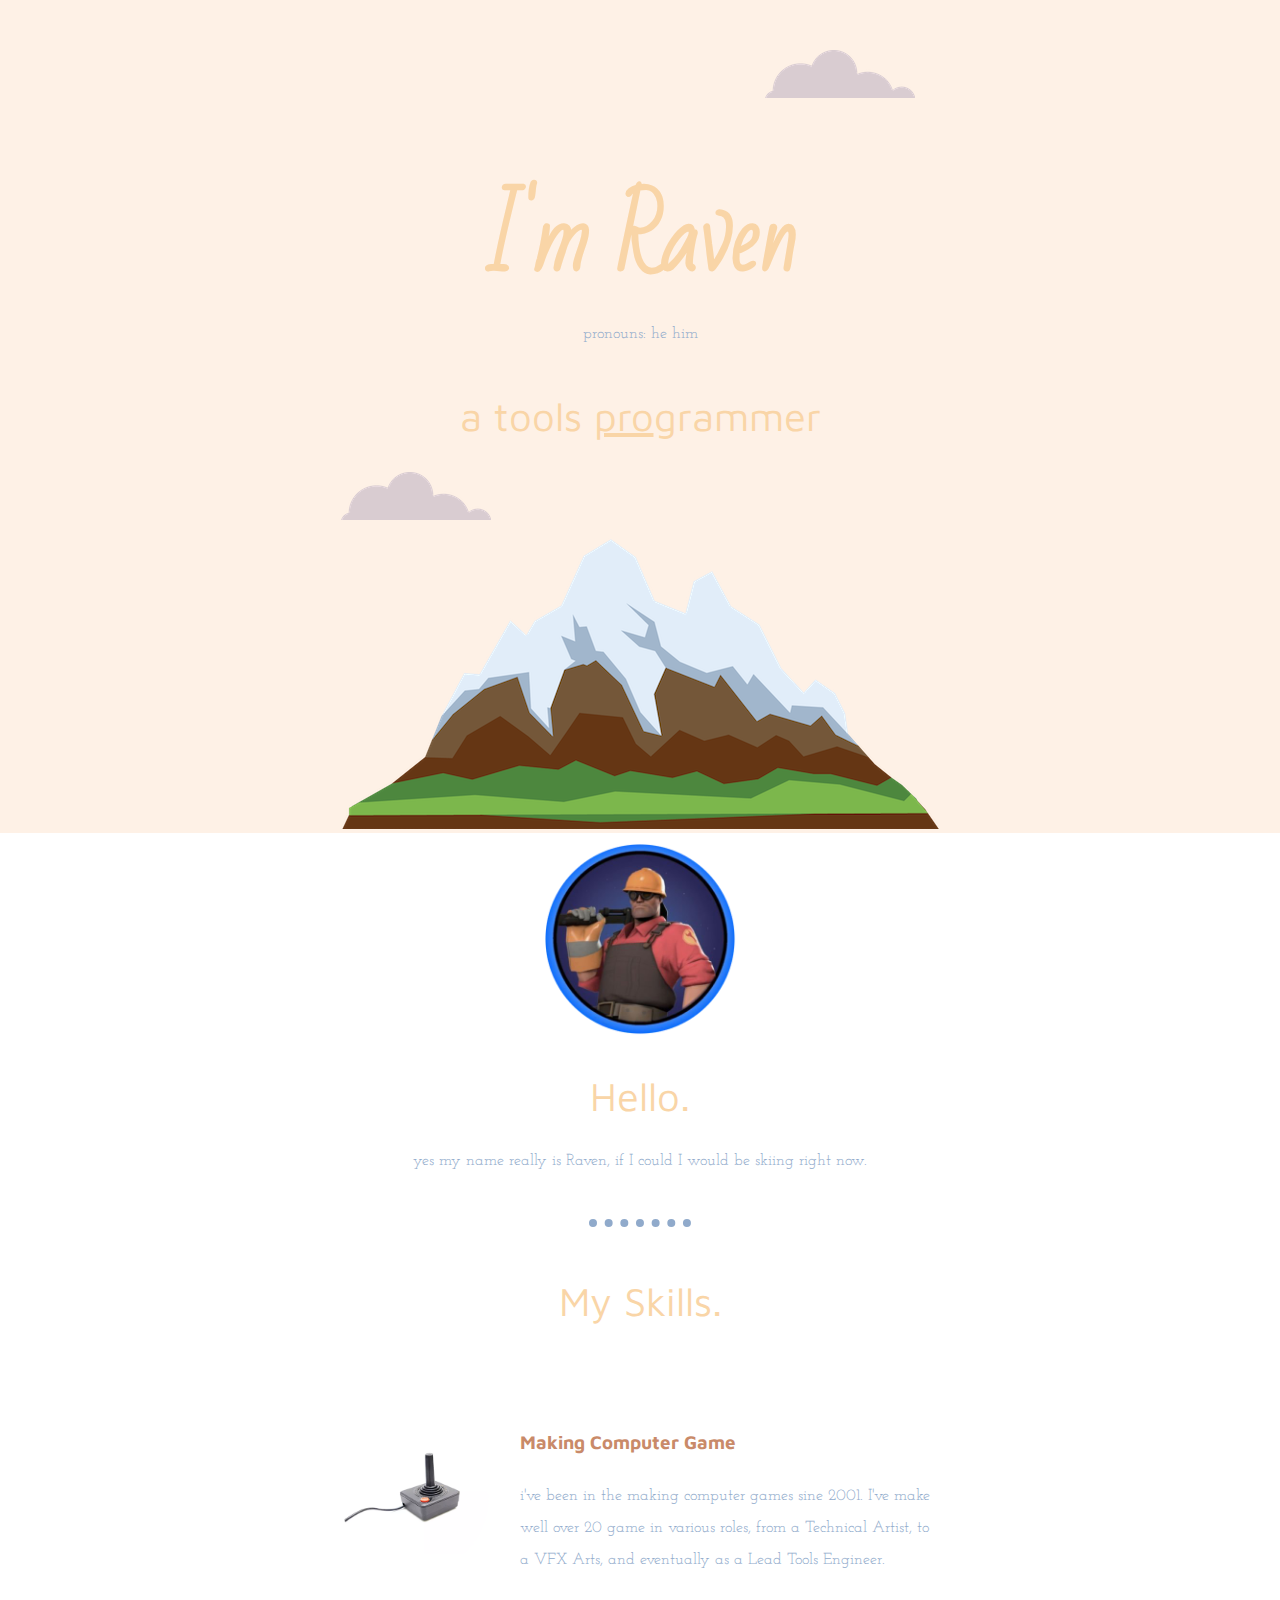
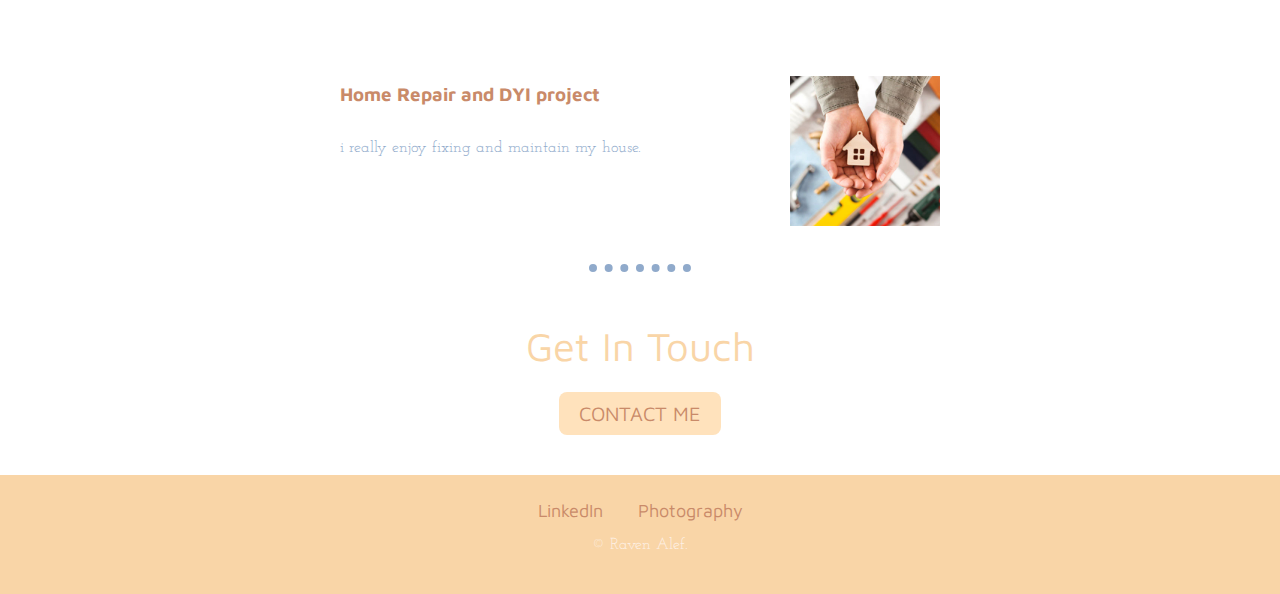
<file: index.html>
<!DOCTYPE html>
<html lang="en">

<head>
    <meta charset="UTF-8">
    <meta http-equiv="X-UA-Compatible" content="IE=edge">
    <meta name="viewport" content="width=device-width, initial-scale=1.0">
    <title>Raven Alef</title>
    <link rel="stylesheet" href="css/styles.css">
    <link rel="icon" href="media/favicon.ico">
    <link rel="preconnect" href="https://fonts.googleapis.com">
    <link href="https://fonts.googleapis.com/css2?family=Bad+Script&family=Josefin+Slab&family=Maven+Pro&display=swap" rel="stylesheet">
</head>

<body>
    <div class="top-containter ">
        <img class="top-cloud" src="media/cloud.png" alt="cloud-img">
        <h1 class="title">I'm Raven</h1>
        <p class="pronouns">pronouns: he him</p>
        <h2>a tools <span class="underline">pro</span>grammer</h2>
        <img class="bottom-cloud" src="media/cloud.png" alt="cloud-img">
        <img src="media/mountain.png" alt="mountain-img">
    </div>

    <div class="middle-container">
        <div class="profile">
            <img class="profile-img" src="media/engineer.png" alt="tf2-engineer">
            <h2>Hello.</h2>
            <p>yes my name really is Raven, if I could I would be skiing right now.</p>
        </div>
        <hr>
        <div class="skills">
            <h2>My Skills.</h2>
            <div class="skill-row">
                <img class="game-controller-img" src="media/computer_game.png" alt="game-controller">
                <h3>Making Computer Game</h3>
                <p>i've been in the making computer games sine 2001. I've make well over 20 game in various roles, from a Technical Artist, to a VFX Arts, and eventually as a Lead Tools Engineer.</p>
            </div>
            <div class="skill-row">
                <img class="skill-row-img" src="media/home_maintance.jpg" alt="computer-img">
                <h3>Home Repair and DYI project</h3>
                <p>i really enjoy fixing and maintain my house.</p>
            </div>
        </div>
        <hr>
        <div class="contact-me">
            <h2>Get In Touch</h2>
            <a class="btn" href="mailto:raven.m.alef+profile@gmail.com">CONTACT ME</a>
        </div>
    </div>
    <div class="bottom-container">
        <a class="footer-link" href="https://www.linkedin.com/in/ravenalef">LinkedIn</a>
        <a class="footer-link" href="https://alef.smugmug.com/">Photography</a>
        <p class="copyright">© Raven Alef.</p>
    </div>

</body>

</html>
</file>
<file: css/styles.css>
/* colors https://colorhunt.co/palette/ffe194e8f6efb8dfd84c4c6d */

:root {
    --body-text: #90AACB;
    /* --body-text: #40514E; */
    --h1-h2: #F9D5A7;
    --h3: #c98a69;
    /* --h1-h2: #66bfbf; */
    /* --h3: #11999e; */
    --hr: #90AACB;
    /* --hr: #bac5c5; */
    --top-container-bg: #FEF1E6;
    /* --top-container-bg: #EAF6F6; */
    --btn-bg: #ffe2bc;
    --btn-hover: #e3a430;
    /* --btn-bg: #11cdd4; */
    /* --btn-hover: #30e3cb; */
    --btn-text: var(--h3);
    /* --btn-text: var(--top-container-bg); */
    --bottom-container: var(--h1-h2);
    --a-href: var(--h3);
    --a-href-hover: var(--top-container-bg);
    --copyright: var(--top-container-bg);
}


/* ******************************************* Tags ******************************************* */

a {
    color: var(--a-href);
    font-family: "Maven Pro", sans-serif;
    font-size: large;
    margin: 5px 15px;
    text-decoration: none;
}

a:hover {
    color: var(--a-href-hover)
}

body {
    color: var(--body-text);
    font-family: "Josefin Slab", serif;
    font-size: 158x;
    margin: 0px;
    text-align: center;
}

h1 {
    color: var(--h1-h2);
    font-family: "Bad Script", cursive;
    font-size: 5.5rem;
    margin: 50px auto 0 auto;
}

h2 {
    color: var(--h1-h2);
    font-family: "Maven Pro", sans-serif;
    font-size: 2.5rem;
    font-weight: normal;
}

h3 {
    color: var(--h3);
    font-family: "Maven Pro", sans-serif;
}

hr {
    border-color: var(--hr);
    border-style: none;
    border-top-style: dotted;
    border-top-width: 8px;
    height: 0px;
    width: 8%;
    margin: 50px auto;
}


/* ******************************************* Class ******************************************* */

.bottom-cloud {
    position: absolute;
}

.bottom-container {
    background-color: var(--bottom-container);
    margin-top: 100px auto 50px;
    padding: 25px;
}

.btn {
    -moz-border-radius: 8;
    -webkit-border-radius: 8;
    background: var(--btn-bg);
    border-radius: 8px;
    color: var(--btn-text);
    font-family: "Maven Pro", sans-serif;
    font-size: 20px;
    padding: 10px 20px 10px 20px;
    text-decoration: none;
}

.btn:hover {
    background: var(--btn-hover);
    text-decoration: none;
}

.copyright {
    color: var(--top-container-bg);
}

.game-controller-img {
    float: left;
    margin-right: 30px;
    max-width: 275px;
    width: 25%;
}

.middle-container {
    margin-bottom: 50px;
}

.profile {
    margin-bottom: 50px;
}

.profile-img {
    max-width: 200px;
    padding-top: 10px;
    width: 15%;
}

.pronouns {
    margin: 0 auto 50px;
}

.skill-row {
    line-height: 2;
    margin: 100px auto 100px auto;
    max-width: 600px;
    text-align: left;
    width: 50%;
}

.skill-row-img {
    float: right;
    margin-left: 30px;
    max-width: 200px;
    width: 25%;
}

.title {
    margin-bottom: 0;
}

.top-cloud {
    left: 200px;
    position: relative;
}

.top-containter {
    background-color: var(--top-container-bg);
    padding-top: 50px;
    position: relative;
}

.underline {
    text-decoration: underline;
}
</file>
